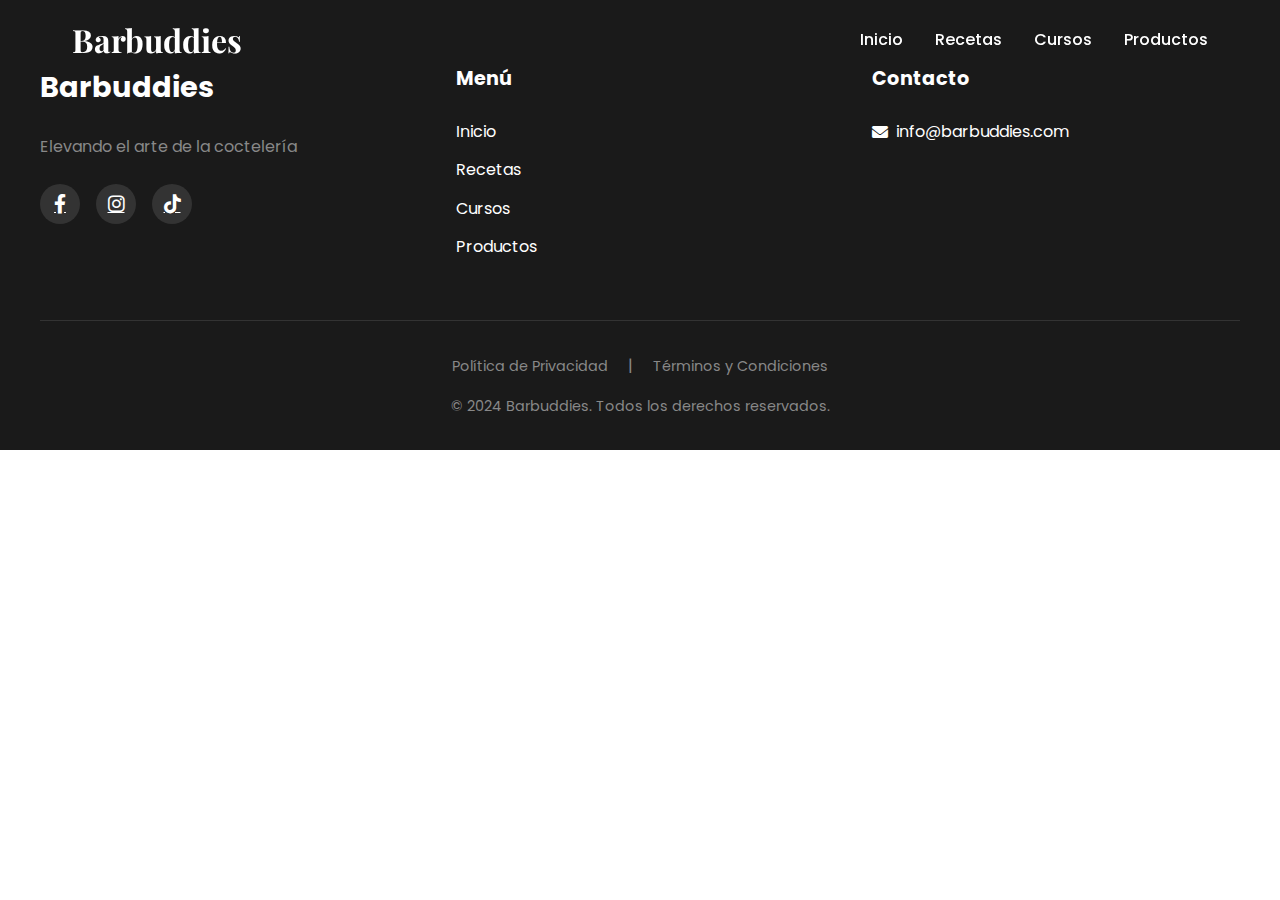
<file: html/about.html>
<!DOCTYPE html>
<html lang="es">
<head>
    <meta charset="UTF-8">
    <meta name="viewport" content="width=device-width, initial-scale=1.0">
    <title>Aboút Us</title>
    <link rel="stylesheet" href="../css/about.css">
    <!-- Fuentes -->
    <link href="https://fonts.googleapis.com/css2?family=Playfair+Display:wght@400;600;700&family=Poppins:wght@300;400;500;600&display=swap" rel="stylesheet">
    <!-- Iconos -->
    <link rel="stylesheet" href="https://cdnjs.cloudflare.com/ajax/libs/font-awesome/6.0.0/css/all.min.css">
</head>
<body>

    <!-- Header Transparente -->
    <header class="header" id="header">
        <nav class="nav-container">
            <div class="logo">
                <h1>Barbuddies</h1>
            </div>
            <div class="menu-toggle" id="mobile-menu">
                <i class="fas fa-bars"></i>
            </div>
            <ul class="nav-menu">
                <li><a href="../index.html">Inicio</a></li>
                <li><a href="../html/recetas.html">Recetas</a></li>
                <li><a href="../html/cursos.html">Cursos</a></li>
                <li><a href="../html/productos.html">Productos</a></li>
            </ul>
        </nav>
    </header>


    <!-- Pie de Pagina -->
    <footer class="footer">
        <div class="footer-content">
            <!-- Sección de marca -->
            <div class="footer-section">
                <h3 class="brand-title">Barbuddies</h3>
                <p class="brand-slogan">Elevando el arte de la coctelería</p>
                <!-- Redes sociales -->
                <div class="social-links">
                    <a href="#" class="social-link" aria-label="Facebook">
                        <i class="fab fa-facebook-f"></i>
                    </a>
                    <a href="#" class="social-link" aria-label="Instagram">
                        <i class="fab fa-instagram"></i>
                    </a>
                    <a href="#" class="social-link" aria-label="TikTok">
                        <i class="fab fa-tiktok"></i>
                    </a>
                </div>
            </div>
    
            <!-- Menú de navegación -->
            <div class="footer-section">
                <h3 class="footer-title">Menú</h3>
                <nav class="footer-nav">
                    <ul>
                        <li><a href="../index.html">Inicio</a></li>
                        <li><a href="../html/recetas.html">Recetas</a></li>
                        <li><a href="../html/cursos.html">Cursos</a></li>
                        <li><a href="../html/productos.html">Productos</a></li>
                    </ul>
                </nav>
            </div>
    
            <!-- Sección de contacto -->
            <div class="footer-section">
                <h3 class="footer-title">Contacto</h3>
                <a href="mailto:info@barbuddies.com" class="contact-link">
                    <i class="fas fa-envelope"></i>
                    info@barbuddies.com
                </a>
            </div>
        </div>
    
        <!-- Sección legal -->
        <div class="footer-legal">
            <div class="legal-links">
                <a href="/privacidad">Política de Privacidad</a>
                <span class="separator">|</span>
                <a href="/terminos">Términos y Condiciones</a>
            </div>
            <p class="copyright">&copy; 2024 Barbuddies. Todos los derechos reservados.</p>
        </div>
    </footer>

    <script src="../js/recetas.js"></script>
</body>
</html>
</file>
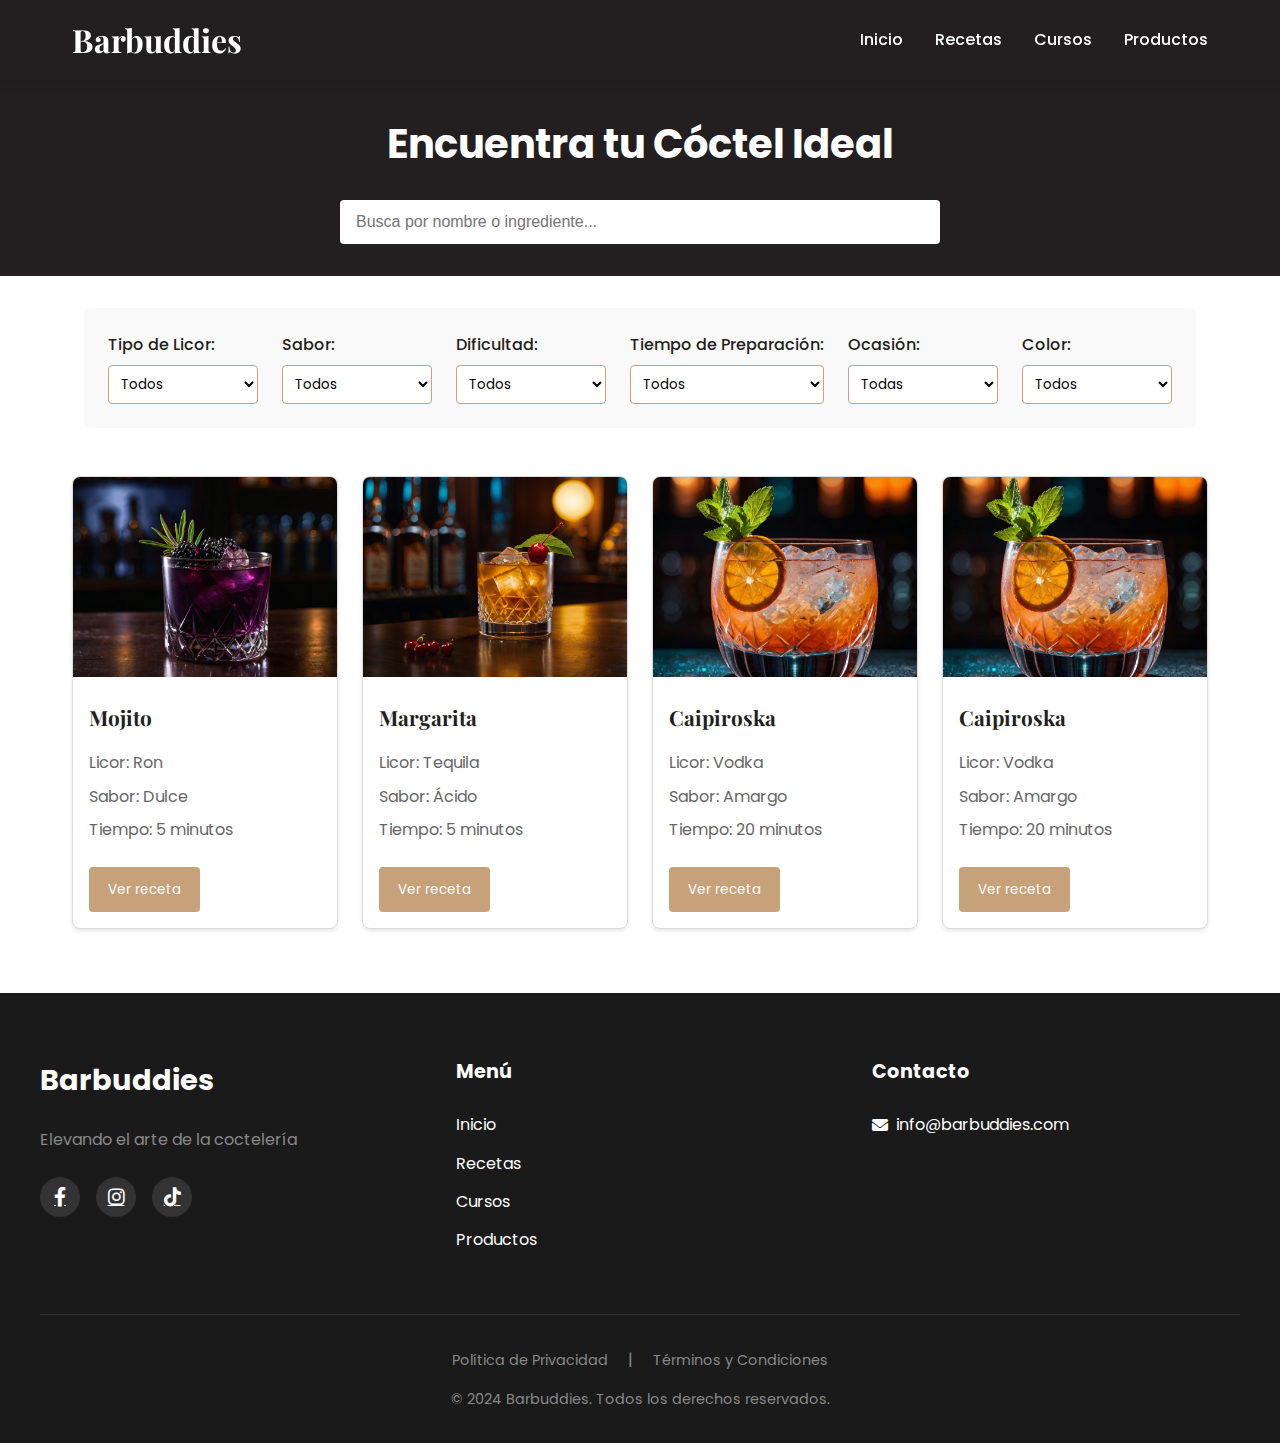
<file: html/recetas.html>
<!DOCTYPE html>
<html lang="es">
<head>
    <meta charset="UTF-8">
    <meta name="viewport" content="width=device-width, initial-scale=1.0">
    <title>Recetas</title>
    <link rel="stylesheet" href="../css/recetas.css">
    <!-- Fuentes -->
    <link href="https://fonts.googleapis.com/css2?family=Playfair+Display:wght@400;600;700&family=Poppins:wght@300;400;500;600&display=swap" rel="stylesheet">
    <!-- Iconos -->
    <link rel="stylesheet" href="https://cdnjs.cloudflare.com/ajax/libs/font-awesome/6.0.0/css/all.min.css">
</head>
<body>

    <!-- Header Transparente -->
    <header class="header" id="header">
        <nav class="nav-container">
            <div class="logo">
                <h1>Barbuddies</h1>
            </div>
            <div class="menu-toggle" id="mobile-menu">
                <i class="fas fa-bars"></i>
            </div>
            <ul class="nav-menu">
                <li><a href="../index.html">Inicio</a></li>
                <li><a href="../html/recetas.html">Recetas</a></li>
                <li><a href="../html/cursos.html">Cursos</a></li>
                <li><a href="../html/productos.html">Productos</a></li>
            </ul>
        </nav>
    </header>

    <main>

<!-- Section para Recetas -->
    <header class="section-header">
      <h1>Encuentra tu Cóctel Ideal</h1>
      <input type="text" id="search-input" placeholder="Busca por nombre o ingrediente..." />
    </header>

  <section class="cocktail-section"> 
    <div class="filters-container">
      <button class="filter-toggle" id="filter-toggle">Filtros &#9776;</button>
      <div class="filters" id="filters">
        <div class="filter-group">
          <label for="licor">Tipo de Licor:</label>
          <select name="licor" id="licor">
            <option value="">Todos</option>
            <option value="vodka">Vodka</option>
            <option value="ron">Ron</option>
            <option value="tequila">Tequila</option>
            <option value="gin">Gin</option>
            <option value="whisky">Whisky</option>
          </select>
        </div>
        <div class="filter-group">
          <label for="sabor">Sabor:</label>
          <select name="sabor" id="sabor">
            <option value="">Todos</option>
            <option value="dulce">Dulce</option>
            <option value="ácido">Ácido</option>
            <option value="amargo">Amargo</option>
          </select>
        </div>
        <div class="filter-group">
          <label for="dificultad">Dificultad:</label>
          <select name="dificultad" id="dificultad">
            <option value="">Todos</option>
            <option value="fácil">Fácil</option>
            <option value="intermedio">Intermedio</option>
            <option value="avanzado">Avanzado</option>
          </select>
        </div>
        <div class="filter-group">
          <label for="tiempo">Tiempo de Preparación:</label>
          <select name="tiempo" id="tiempo">
            <option value="">Todos</option>
            <option value="menos-5">Menos de 5 minutos</option>
            <option value="5-15">5-15 minutos</option>
            <option value="mas-15">Más de 15 minutos</option>
          </select>
        </div>
        <div class="filter-group">
          <label for="ocasion">Ocasión:</label>
          <select name="ocasion" id="ocasion">
            <option value="">Todas</option>
            <option value="verano">Verano</option>
            <option value="navidad">Navidad</option>
            <option value="fiesta">Fiesta</option>
            <option value="romantico">Romántico</option>
          </select>
        </div>
        <div class="filter-group">
          <label for="color">Color:</label>
          <select name="color" id="color">
            <option value="">Todos</option>
            <option value="rojo">Rojo</option>
            <option value="verde">Verde</option>
            <option value="azul">Azul</option>
            <option value="amarillo">Amarillo</option>
          </select>
        </div>
      </div>
    </div>
    
    <div class="cocktails" id="cocktails">
      <!-- Tarjeta de cóctel 1 -->
      <div class="cocktail-card" data-licor="ron" data-sabor="dulce" data-dificultad="fácil" data-tiempo="menos-5" data-ocasion="verano" data-color="verde">
        <img src="../assets/images/cocktail3.jpg" alt="Mojito" />
        <h3>Mojito</h3>
        <p>Licor: Ron</p>
        <p>Sabor: Dulce</p>
        <p>Tiempo: 5 minutos</p>
        <button>Ver receta</button>
      </div>
      
      <!-- Tarjeta de cóctel 2 -->
      <div class="cocktail-card" data-licor="tequila" data-sabor="ácido" data-dificultad="intermedio" data-tiempo="menos-5" data-ocasion="fiesta" data-color="amarillo">
        <img src="../assets/images/cocktail1.jpg" alt="Margarita" />
        <h3>Margarita</h3>
        <p>Licor: Tequila</p>
        <p>Sabor: Ácido</p>
        <p>Tiempo: 5 minutos</p>
        <button>Ver receta</button>
      </div>

      <!-- Tarjeta de cóctel 3 -->
      <div class="cocktail-card" data-licor="vodka" data-sabor="amargo" data-dificultad="avanzado" data-tiempo="mas-15" data-ocasion="romantico" data-color="rojo">
        <img src="../assets/images/cocktail2.jpg" alt="Caipiroska" />
        <h3>Caipiroska</h3>
        <p>Licor: Vodka</p>
        <p>Sabor: Amargo</p>
        <p>Tiempo: 20 minutos</p>
        <button>Ver receta</button>
      </div>

      <!-- Tarjeta de cóctel 4 -->
      <div class="cocktail-card" data-licor="vodka" data-sabor="amargo" data-dificultad="avanzado" data-tiempo="mas-15" data-ocasion="romantico" data-color="rojo">
        <img src="../assets/images/cocktail2.jpg" alt="Caipiroska" />
        <h3>Caipiroska</h3>
        <p>Licor: Vodka</p>
        <p>Sabor: Amargo</p>
        <p>Tiempo: 20 minutos</p>
        <button>Ver receta</button>
      </div>
      
      <!-- Añade más tarjetas de cócteles aquí -->
      
    </div>
  </section>


    </main>


    <!-- Pie de Pagina -->
    <footer class="footer">
        <div class="footer-content">
            <!-- Sección de marca -->
            <div class="footer-section">
                <h3 class="brand-title">Barbuddies</h3>
                <p class="brand-slogan">Elevando el arte de la coctelería</p>
                <!-- Redes sociales -->
                <div class="social-links">
                    <a href="#" class="social-link" aria-label="Facebook">
                        <i class="fab fa-facebook-f"></i>
                    </a>
                    <a href="#" class="social-link" aria-label="Instagram">
                        <i class="fab fa-instagram"></i>
                    </a>
                    <a href="#" class="social-link" aria-label="TikTok">
                        <i class="fab fa-tiktok"></i>
                    </a>
                </div>
            </div>
    
            <!-- Menú de navegación -->
            <div class="footer-section">
                <h3 class="footer-title">Menú</h3>
                <nav class="footer-nav">
                    <ul>
                        <li><a href="../index.html">Inicio</a></li>
                        <li><a href="../html/recetas.html">Recetas</a></li>
                        <li><a href="../html/cursos.html">Cursos</a></li>
                        <li><a href="../html/productos.html">Productos</a></li>
                    </ul>
                </nav>
            </div>
    
            <!-- Sección de contacto -->
            <div class="footer-section">
                <h3 class="footer-title">Contacto</h3>
                <a href="mailto:info@barbuddies.com" class="contact-link">
                    <i class="fas fa-envelope"></i>
                    info@barbuddies.com
                </a>
            </div>
        </div>
    
        <!-- Sección legal -->
        <div class="footer-legal">
            <div class="legal-links">
                <a href="/privacidad">Política de Privacidad</a>
                <span class="separator">|</span>
                <a href="/terminos">Términos y Condiciones</a>
            </div>
            <p class="copyright">&copy; 2024 Barbuddies. Todos los derechos reservados.</p>
        </div>
    </footer>

    <script src="../js/recetas.js"></script>
</body>
</html>
</file>
<file: css/about.css>
/* Variables de colores similares a la plantilla */
:root {
    --primary-color: #C7A17A;
    --secondary-color: #231F20;
    --text-color: #666666;
    --light-bg: #F9F9F9;
    --white: #FFFFFF;
    --header-height: 80px;
  }
  
  /* Reset y estilos generales */
  * {
    margin: 0;
    padding: 0;
    box-sizing: border-box;
  }
  
  body {
    font-family: 'Poppins', sans-serif;
    line-height: 1.6;
    color: var(--text-color);
  }

  /* Header */
.header {
    position: fixed;
    width: 100%;
    top: 0;
    z-index: 1000;
    transition: background-color 0.3s ease;
    height: var(--header-height);
  }
  
  .header.scrolled {
    background-color: var(--white);
    box-shadow: 0 2px 10px rgba(0,0,0,0.1);
  }
  
  .nav-container {
    max-width: 1200px;
    margin: 0 auto;
    padding: 0 2rem;
    display: flex;
    justify-content: space-between;
    align-items: center;
    height: 100%;
  }
  
  .logo h1 {
    font-family: 'Playfair Display', serif;
    color: var(--white);
    font-size: 2rem;
    transition: color 0.3s ease;
  }
  
  .header.scrolled .logo h1 {
    color: var(--secondary-color);
  }
  
  .header.scrolled .nav-menu a {
    color: #000000; /* Cambia el color del contenido del menú a negro cuando se hace scroll */
  }
  
  
  .nav-menu {
    display: flex;
    list-style: none;
    gap: 2rem;
  }
  
  .nav-menu a {
    color: var(--white);
    text-decoration: none;
    font-weight: 500;
  }
  
  .nav li:last-child {
    position: relative;
  }
  
  .nav li:last-child input[type="search"] {
    padding: 10px;
    border: none;
    border-radius: 20px;
    width: 200px;
    height: 40px;
    font-size: 16px;
  }
  
  .nav li:last-child button[type="button"] {
    position: absolute;
    top: 10px;
    right: 10px;
    padding: 10px;
    border: none;
    border-radius: 20px;
    background-color: #C7A17A;
    color: #FFFFFF;
    cursor: pointer;
  }
  
  .nav li:last-child button[type="button"]:hover {
    background-color: #231F20;
  }
  
  .nav-link {
    color: #FFFFFF; /* Color blanco para el icono de la lupa cuando la barra de navegación es transparente */
  }
  
  .header.scrolled .nav-link {
    color: #000000; /* Color negro para el icono de la lupa cuando la barra de navegación es sólida */
  }

  .menu-toggle {
    display: none; /* Oculta el botón de menú toggle por defecto */
  }

  @media (max-width: 768px) {
    .nav-menu.active .nav-link {
        color: var(--secondary-color); /* Cambia a negro para ser visible sobre fondo blanco */
    }
  
    .header.scrolled {
        color: var(--secondary-color);
    }
  
    .nav-menu.active {
        color: var(--secondary-color); /* Color negro cuando el menú está abierto */
    }
  }
  
  /* Responsive */
  @media (max-width: 768px) {
    .menu-toggle {
        display: block;
        color: var(--white);
        font-size: 1.5rem;
        cursor: pointer;
    }
  
    .header.scrolled .menu-toggle {
        color: var(--secondary-color);
    }
  
    .nav-menu {
        display: none;
        position: absolute;
        top: var(--header-height);
        left: 0;
        width: 100%;
        background-color: var(--white);
        padding: 1rem 0;
        flex-direction: column;
        text-align: center;
        gap: 1rem;
    }
  
    .nav-menu.active {
        display: flex;
    }
  
    .nav-menu a {
        color: var(--secondary-color);
    }
  
    .hero-content h2 {
        font-size: 2.5rem;
    }
  }

/* Pie de Pagina */
.footer {
    background-color: #1a1a1a;
    color: #ffffff;
    padding: 4rem 2rem 2rem;
  }
  
  .footer-content {
    max-width: 1200px;
    margin: 0 auto;
    display: grid;
    grid-template-columns: repeat(auto-fit, minmax(250px, 1fr));
    gap: 3rem;
  }
  
  .footer-section {
    display: flex;
    flex-direction: column;
    gap: 1.5rem;
  }
  
  .brand-title {
    font-size: 1.8rem;
    font-weight: bold;
    margin: 0;
  }
  
  .brand-slogan {
    color: #888;
    margin: 0;
  }
  
  .social-links {
    display: flex;
    gap: 1rem;
  }
  
  .social-link {
    color: #ffffff;
    font-size: 1.2rem;
    padding: 0.5rem;
    border-radius: 50%;
    background-color: #333;
    width: 2.5rem;
    height: 2.5rem;
    display: flex;
    align-items: center;
    justify-content: center;
    transition: all 0.3s ease;
  }
  
  .social-link:hover {
    background-color: #555;
    transform: translateY(-2px);
  }
  
  .footer-title {
    font-size: 1.2rem;
    font-weight: bold;
    margin: 0;
  }
  
  .footer-nav ul {
    list-style: none;
    padding: 0;
    margin: 0;
  }
  
  .footer-nav li {
    margin-bottom: 0.8rem;
  }
  
  .footer-nav a {
    color: #ffffff;
    text-decoration: none;
    transition: color 0.3s ease;
  }
  
  .footer-nav a:hover {
    color: #888;
  }
  
  .contact-link {
    color: #ffffff;
    text-decoration: none;
    display: flex;
    align-items: center;
    gap: 0.5rem;
    transition: color 0.3s ease;
  }
  
  .contact-link:hover {
    color: #888;
  }
  
  /* Estilos para la sección legal */
  .footer-legal {
    max-width: 1200px;
    margin: 3rem auto 0;
    padding-top: 2rem;
    border-top: 1px solid #333;
    text-align: center;
  }
  
  .legal-links {
    margin-bottom: 1rem;
  }
  
  .legal-links a {
    color: #888;
    text-decoration: none;
    font-size: 0.9rem;
    transition: color 0.3s ease;
  }
  
  .legal-links a:hover {
    color: #ffffff;
  }
  
  .separator {
    color: #888;
    margin: 0 1rem;
  }
  
  .copyright {
    color: #888;
    font-size: 0.9rem;
    margin: 0;
  }
  
  @media (max-width: 768px) {
    .footer {
        padding: 3rem 1.5rem 1.5rem;
    }
    
    .footer-content {
        gap: 2rem;
    }
    
    .footer-section {
        text-align: center;
    }
    
    .social-links {
        justify-content: center;
    }
    
    .contact-link {
        justify-content: center;
    }
  
    .legal-links {
        display: flex;
        flex-direction: column;
        gap: 1rem;
    }
  
    .separator {
        display: none;
    }
  }
</file>
<file: css/recetas.css>
/* Variables de colores similares a la plantilla */
:root {
    --primary-color: #C7A17A;
    --secondary-color: #231F20;
    --text-color: #666666;
    --light-bg: #F9F9F9;
    --white: #FFFFFF;
    --header-height: 80px;
  }
  
  /* Reset y estilos generales */
  * {
    margin: 0;
    padding: 0;
    box-sizing: border-box;
  }
  
  body {
    font-family: 'Poppins', sans-serif;
    line-height: 1.6;
    color: var(--text-color);
  }

  /* Header */
.header {
  position: fixed;
  width: 100%;
  top: 0;
  z-index: 1000;
  background-color: var(--secondary-color); /* Fondo sólido desde el inicio */
  box-shadow: 0 2px 10px rgba(0,0,0,0.1);
  height: var(--header-height);
  }
  
  .header.scrolled {
    background-color: var(--white);
    box-shadow: 0 2px 10px rgba(0,0,0,0.1);
  }
  
  .nav-container {
    max-width: 1200px;
    margin: 0 auto;
    padding: 0 2rem;
    display: flex;
    justify-content: space-between;
    align-items: center;
    height: 100%;
  }
  
  .logo h1 {
    font-family: 'Playfair Display', serif;
    color: var(--white);
    font-size: 2rem;
    transition: color 0.3s ease;
  }
  
  .header.scrolled .logo h1 {
    color: var(--secondary-color);
  }
  
  .header.scrolled .nav-menu a {
    color: #000000; /* Cambia el color del contenido del menú a negro cuando se hace scroll */
  }
  
  
  .nav-menu {
    display: flex;
    list-style: none;
    gap: 2rem;
  }
  
  .nav-menu a {
    color: var(--white);
    text-decoration: none;
    font-weight: 500;
  }
  
  .nav li:last-child {
    position: relative;
  }
  
  .nav li:last-child input[type="search"] {
    padding: 10px;
    border: none;
    border-radius: 20px;
    width: 200px;
    height: 40px;
    font-size: 16px;
  }
  
  .nav li:last-child button[type="button"] {
    position: absolute;
    top: 10px;
    right: 10px;
    padding: 10px;
    border: none;
    border-radius: 20px;
    background-color: #C7A17A;
    color: #FFFFFF;
    cursor: pointer;
  }
  
  .nav li:last-child button[type="button"]:hover {
    background-color: #231F20;
  }
  
  .nav-link {
    color: #FFFFFF; /* Color blanco para el icono de la lupa cuando la barra de navegación es transparente */
  }
  
  .header.scrolled .nav-link {
    color: #000000; /* Color negro para el icono de la lupa cuando la barra de navegación es sólida */
  }

  .menu-toggle {
    display: none; /* Oculta el botón de menú toggle por defecto */
  }

  @media (max-width: 768px) {
    .nav-menu.active .nav-link {
        color: var(--secondary-color); /* Cambia a negro para ser visible sobre fondo blanco */
    }
  
    .header.scrolled {
        color: var(--secondary-color);
    }
  
    .nav-menu.active {
        color: var(--secondary-color); /* Color negro cuando el menú está abierto */
    }
  }
  
  /* Responsive */
  @media (max-width: 768px) {
    .menu-toggle {
        display: block;
        color: var(--white);
        font-size: 1.5rem;
        cursor: pointer;
    }
  
    .header.scrolled .menu-toggle {
        color: var(--secondary-color);
    }
  
    .nav-menu {
        display: none;
        position: absolute;
        top: var(--header-height);
        left: 0;
        width: 100%;
        background-color: var(--white);
        padding: 1rem 0;
        flex-direction: column;
        text-align: center;
        gap: 1rem;
    }
  
    .nav-menu.active {
        display: flex;
    }
  
    .nav-menu a {
        color: var(--secondary-color);
    }
  
    .hero-content h2 {
        font-size: 2.5rem;
    }
  }

/* Pie de Pagina */
.footer {
    background-color: #1a1a1a;
    color: #ffffff;
    padding: 4rem 2rem 2rem;
  }
  
  .footer-content {
    max-width: 1200px;
    margin: 0 auto;
    display: grid;
    grid-template-columns: repeat(auto-fit, minmax(250px, 1fr));
    gap: 3rem;
  }
  
  .footer-section {
    display: flex;
    flex-direction: column;
    gap: 1.5rem;
  }
  
  .brand-title {
    font-size: 1.8rem;
    font-weight: bold;
    margin: 0;
  }
  
  .brand-slogan {
    color: #888;
    margin: 0;
  }
  
  .social-links {
    display: flex;
    gap: 1rem;
  }
  
  .social-link {
    color: #ffffff;
    font-size: 1.2rem;
    padding: 0.5rem;
    border-radius: 50%;
    background-color: #333;
    width: 2.5rem;
    height: 2.5rem;
    display: flex;
    align-items: center;
    justify-content: center;
    transition: all 0.3s ease;
  }
  
  .social-link:hover {
    background-color: #555;
    transform: translateY(-2px);
  }
  
  .footer-title {
    font-size: 1.2rem;
    font-weight: bold;
    margin: 0;
  }
  
  .footer-nav ul {
    list-style: none;
    padding: 0;
    margin: 0;
  }
  
  .footer-nav li {
    margin-bottom: 0.8rem;
  }
  
  .footer-nav a {
    color: #ffffff;
    text-decoration: none;
    transition: color 0.3s ease;
  }
  
  .footer-nav a:hover {
    color: #888;
  }
  
  .contact-link {
    color: #ffffff;
    text-decoration: none;
    display: flex;
    align-items: center;
    gap: 0.5rem;
    transition: color 0.3s ease;
  }
  
  .contact-link:hover {
    color: #888;
  }
  
  /* Estilos para la sección legal */
  .footer-legal {
    max-width: 1200px;
    margin: 3rem auto 0;
    padding-top: 2rem;
    border-top: 1px solid #333;
    text-align: center;
  }
  
  .legal-links {
    margin-bottom: 1rem;
  }
  
  .legal-links a {
    color: #888;
    text-decoration: none;
    font-size: 0.9rem;
    transition: color 0.3s ease;
  }
  
  .legal-links a:hover {
    color: #ffffff;
  }
  
  .separator {
    color: #888;
    margin: 0 1rem;
  }
  
  .copyright {
    color: #888;
    font-size: 0.9rem;
    margin: 0;
  }
  
  @media (max-width: 768px) {
    .footer {
        padding: 3rem 1.5rem 1.5rem;
    }
    
    .footer-content {
        gap: 2rem;
    }
    
    .footer-section {
        text-align: center;
    }
    
    .social-links {
        justify-content: center;
    }
    
    .contact-link {
        justify-content: center;
    }
  
    .legal-links {
        display: flex;
        flex-direction: column;
        gap: 1rem;
    }
  
    .separator {
        display: none;
    }
  }

/* Section para Recetas */
main {
  margin-top: var(--header-height); /* Usa la variable que ya tienes definida */
  min-height: 100vh;
  padding-bottom: 2rem;
}

.cocktail-section {
  max-width: 1200px;
  margin: 2rem auto;
  padding: 0 2rem;
}

.section-header {
  background-color: var(--secondary-color);
  color: var(--white);
  text-align: center;
  padding: 2rem 1rem;
  margin-bottom: 2rem;
}

.section-header h1 {
  margin-bottom: 1.5rem;
  font-size: 2.5rem;
}

.section-header input {
  width: 90%;
  max-width: 600px;
  padding: 0.8rem 1rem;
  border: none;
  border-radius: 4px;
  font-size: 1rem;
}

/* Filtros */
.filters-container {
  margin-bottom: 2rem;
  font-family: 'Poppins', sans-serif;
}

.filter-toggle {
  display: none; /* Oculto por defecto en pantallas grandes */
  background-color: var(--primary-color); /* Color marrón claro del diseño */
  color: var(--white);
  padding: 8px 20px;
  border: none;
  border-radius: 4px;
  cursor: pointer;
  font-family: 'Poppins', sans-serif;
  font-size: 0.9rem;
  align-self: center;
  width: auto; /* Elimina el ancho completo */
  margin: 1rem auto;
}

.filter-toggle i {
  margin-left: 8px;
}

.filters-container {
  margin-bottom: 3rem;
  font-family: 'Poppins', sans-serif;
  display: flex;
  flex-direction: column;
  align-items: center;
}

.filters {
  display: flex;
  flex-wrap: wrap;
  gap: 1.5rem;
  background-color: var(--light-bg);
  padding: 1.5rem;
  border-radius: 8px;
  justify-content: center;
}

.filter-group {
  display: flex;
  flex-direction: column;
  gap: 0.5rem;
  min-width: 150px; /* Asegura un ancho mínimo para los grupos de filtros */
}

.filter-group label {
  color: var(--secondary-color);
  font-weight: 500;
}

.filter-group select {
  padding: 8px;
  border: 1px solid var(--primary-color);
  border-radius: 4px;
  font-family: 'Poppins', sans-serif;
  background-color: var(--white);
}

/* Grid de tarjetas de cócteles */
.cocktails {
  display: grid;
  grid-template-columns: repeat(4, 1fr); /* 4 tarjetas por fila en pantallas grandes */
  gap: 1.5rem;
}

.cocktail-card {
  background-color: var(--white);
  border: 1px solid #ddd;
  border-radius: 8px;
  overflow: hidden;
  transition: transform 0.3s ease;
  box-shadow: 0 2px 4px rgba(0,0,0,0.1);
}

.cocktail-card:hover {
  transform: translateY(-5px);
  box-shadow: 0 4px 8px rgba(0,0,0,0.2);
}

.cocktail-card img {
  width: 100%;
  height: 200px;
  object-fit: cover;
}

.cocktail-card h3 {
  font-family: 'Playfair Display', serif;
  margin: 1rem;
  font-size: 1.3rem;
  color: var(--secondary-color);
}

.cocktail-card p {
  margin: 0.5rem 1rem;
  color: var(--text-color);
  font-family: 'Poppins', sans-serif;
}

.cocktail-card button {
  margin: 1rem;
  padding: 0.8rem 1.2rem;
  background-color: var(--primary-color);
  color: var(--white);
  border: none;
  border-radius: 4px;
  cursor: pointer;
  font-family: 'Poppins', sans-serif;
  transition: background-color 0.3s ease;
}

.cocktail-card button:hover {
  background-color: var(--secondary-color);
}

/* Responsividad */
@media (max-width: 1024px) {
  .cocktails {
      grid-template-columns: repeat(3, 1fr); /* 3 tarjetas por fila en tablets */
  }
}

@media (max-width: 768px) {
  .cocktails {
      grid-template-columns: repeat(2, 1fr); /* 2 tarjetas por fila en móviles */
      gap: 1rem;
  }

  .filters-container {
    position: relative;
  }

  .filters {
      display: none;
      flex-direction: column;
      gap: 1rem;
      margin-top: 1rem;
      width: 100%;
      z-index: 100;
      box-shadow: 0 4px 6px rgba(0,0,0,0.1);
  }

  .filters.active {
    display: flex; /* Se muestra cuando tiene la clase active */
}

.filter-group {
    width: 100%;
    min-width: auto;
}

.filter-group select {
    width: 100%;
}
  
  .filter-toggle {
    display: inline-block; /* Cambio a inline-block para que no tome todo el ancho */
    background-color: #C7A17A; /* El color exacto del diseño */
    text-align: center;
    min-width: 120px; /* Ancho mínimo para el botón */
    max-width: 200px;
  }

  .cocktail-card h3 {
      font-size: 1.1rem;
  }

  .cocktail-card img {
      height: 160px;
  }
}

@media (max-width: 480px) {
  .cocktails {
      grid-template-columns: repeat(2, 1fr); /* Mantener 2 tarjetas incluso en pantallas muy pequeñas */
      gap: 0.8rem;
  }

  .cocktail-card {
      margin-bottom: 0.8rem;
  }
}
</file>
